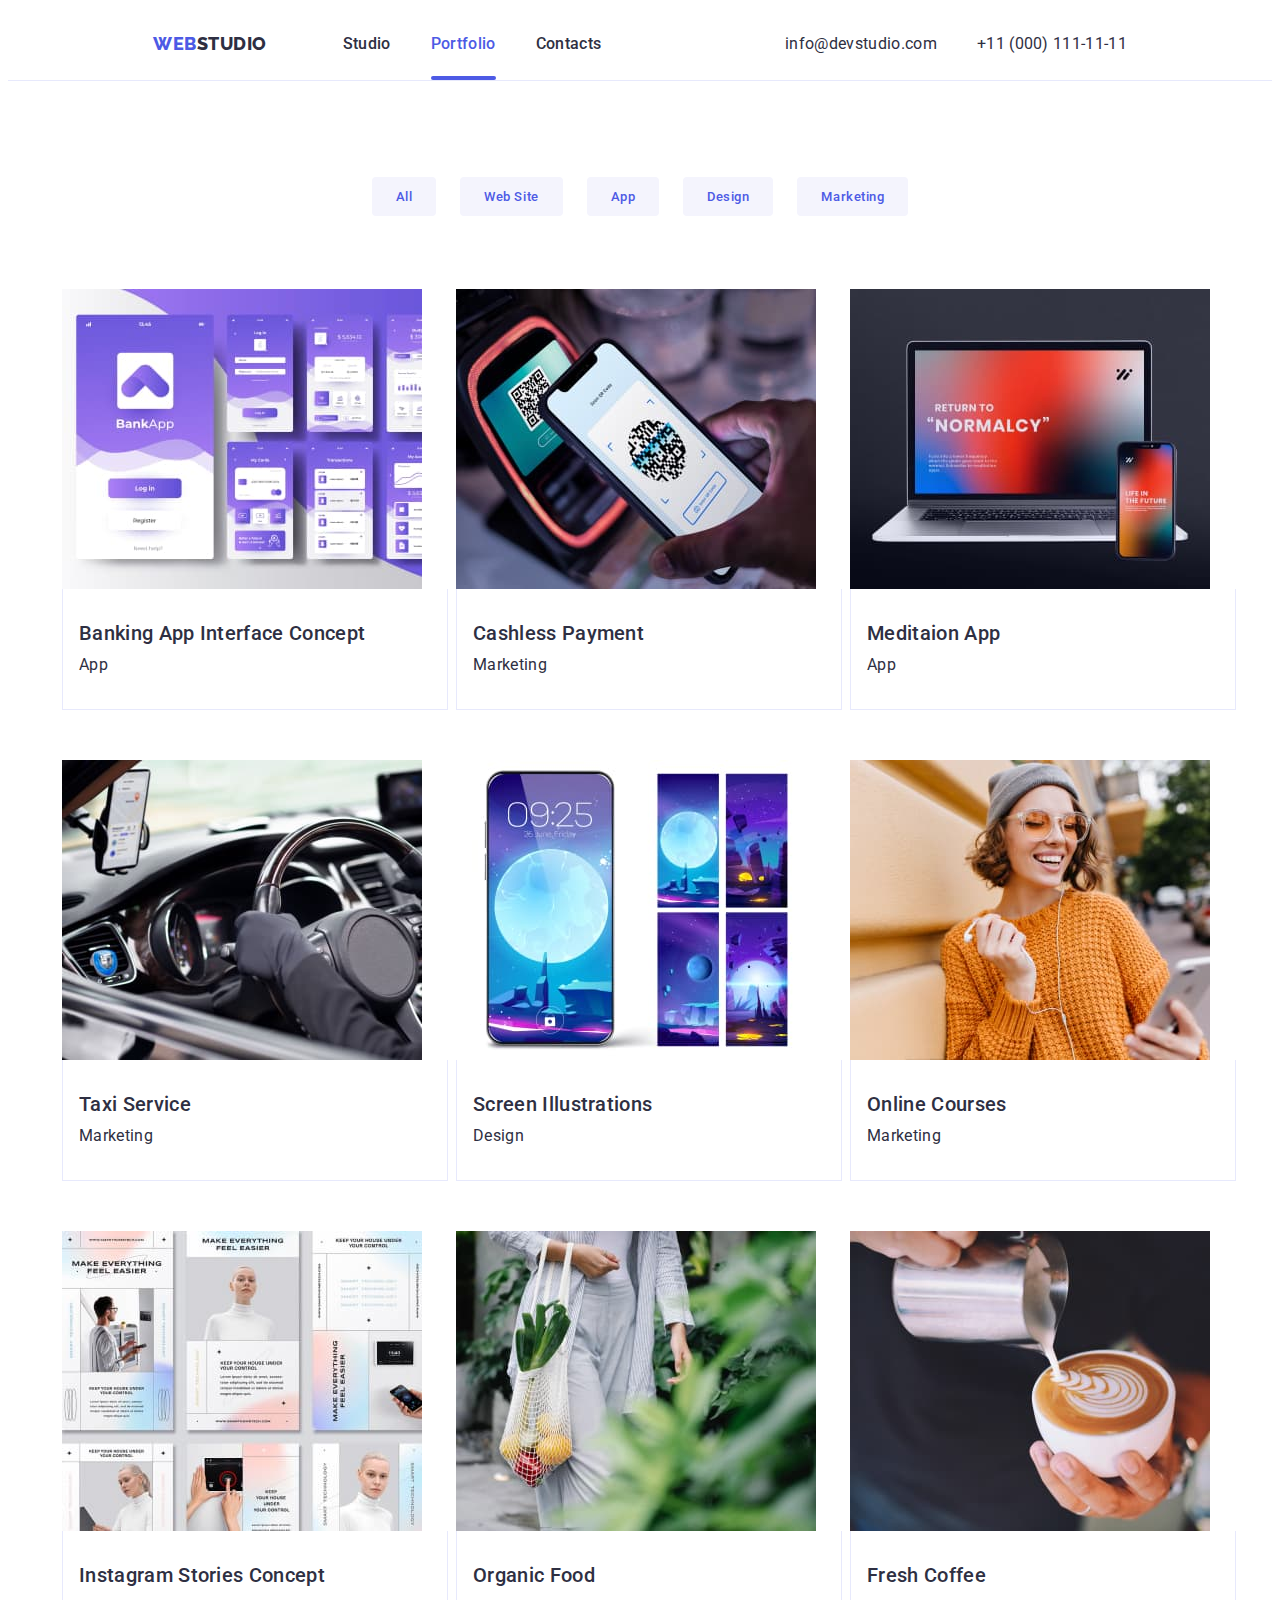
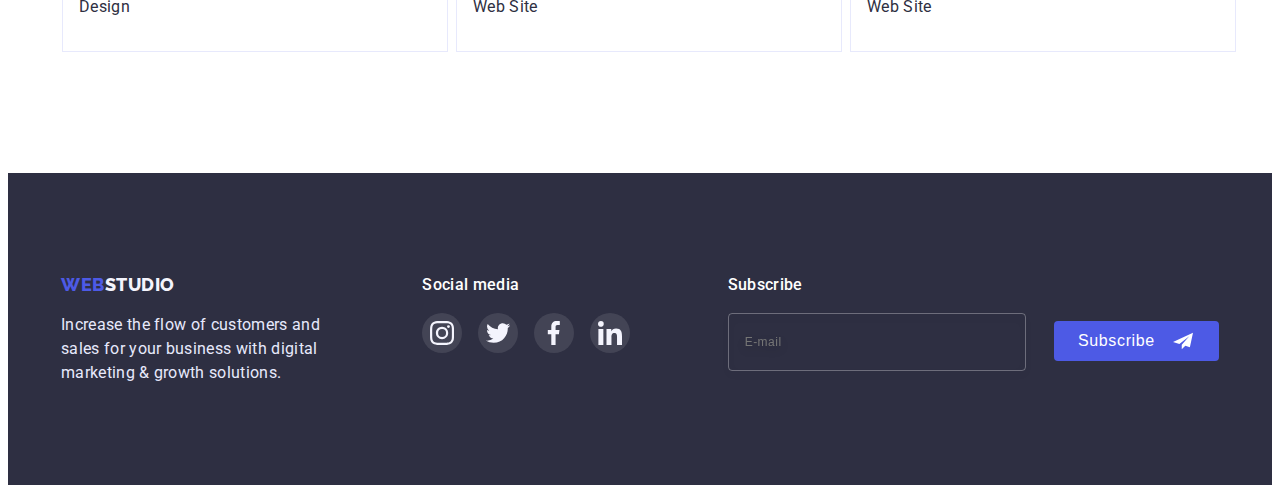
<file: portfolio.html>
<!DOCTYPE html>
<html lang="en">
  <head>
    <meta charset="UTF-8" />
    <meta http-equiv="X-UA-Compatible" content="IE=edge" />
    <meta name="viewport" content="width=device-width, initial-scale=1.0" />
    <title>Document</title>
    <link rel="preconnect" href="https://fonts.googleapis.com" />
    <link rel="preconnect" href="https://fonts.gstatic.com" crossorigin />
    <link rel="preconnect" href="https://fonts.googleapis.com" />
    <link rel="preconnect" href="https://fonts.gstatic.com" crossorigin />
    <link
      href="https://fonts.googleapis.com/css2?family=Raleway:wght@800&family=Roboto:wght@400;500;700;900&display=swap"
      rel="stylesheet"
    />
    <link
      rel="stylesheet"
      href="https://cdnjs.cloudflare.com/ajax/libs/modern-normalize/1.1.0/modern-normalize.min.css"
      integrity="sha512-wpPYUAdjBVSE4KJnH1VR1HeZfpl1ub8YT/NKx4PuQ5NmX2tKuGu6U/JRp5y+Y8XG2tV+wKQpNHVUX03MfMFn9Q=="
      crossorigin="anonymous"
      referrerpolicy="no-referrer"
    />
    <link
      rel="stylesheet"
      href="https://cdnjs.cloudflare.com/ajax/libs/animate.css/4.1.1/animate.min.css"
    />
    <link rel="stylesheet" href="./css/styles.css" />
  </head>
  <body>
    <header class="header section">
      <div class="container nav-main">
        <!--navigation in header-->
        <nav class="header-navigation nav">
          <a href="./index.html" class="logo"
            ><span class="logo-first-part">Web</span
            ><span class="logo-second-part-header">Studio</span></a
          >
          <ul class="header-site-navigation-list list">
            <li class="header-site-navigation-item">
              <a href="./index.html" class="header-site-navigation-link link"
                >Studio</a
              >
            </li>
            <li class="header-site-navigation-item">
              <a
                href="./portfolio.html"
                class="header-site-navigation-link current link"
                >Portfolio</a
              >
            </li>
            <li class="header-site-navigation-item">
              <a href="" class="header-site-navigation-link link">Contacts</a>
            </li>
          </ul>
        </nav>

        <address>
          <ul class="header-address-navigation-list list">
            <li class="header-address-navigation-item">
              <a
                href="mailto:info@devstudio.com"
                class="header-address-navigation-link link"
                >info@devstudio.com</a
              >
            </li>
            <li class="header-address-navigation-item">
              <a
                href="tel:+110001111111"
                class="header-address-navigation-link link"
                >+11 (000) 111-11-11</a
              >
            </li>
          </ul>
        </address>
      </div>
    </header>

    <!--Main part-->
    <main>
      <section class="portfolio section">
        <div class="container">
          <!--Временный заголовок-->
          <h1 class="hidden">Portfolio navigation</h1>

          <ul class="portfolio-navigation-list list">
            <li class="portfolio-navigation-item">
              <button type="button" class="portfolio-button">All</button>
            </li>
            <li class="portfolio-navigation-item">
              <button type="button" class="portfolio-button">Web Site</button>
            </li>
            <li class="portfolio-navigation-item">
              <button type="button" class="portfolio-button">App</button>
            </li>
            <li class="portfolio-navigation-item">
              <button type="button" class="portfolio-button">Design</button>
            </li>
            <li class="portfolio-navigation-item">
              <button type="button" class="portfolio-button">Marketing</button>
            </li>
          </ul>

          <ul class="portfolio-list list">
            <li class="portfolio-item">
              <a href="" class="portfolio-item-link link">
                <div class="portfolio-item-div">
                  <img
                    src="./images/imgcard1.jpg"
                    alt="Banking App Interface Concept"
                    width="360"
                    height="300"
                    class="portfolio-item-photo"
                  />
                  <div class="portfolio-item-animation">
                    <p class="portfolio-item-animation-text">
                      14 Stylish and User-Friendly App Design Concepts · Task
                      Manager App · Calorie Tracker App · Exotic Fruit Ecommerce
                      App · Cloud Storage App
                    </p>
                  </div>
                </div>
                <div class="portfolio-item-text">
                  <h2 class="portfolio-item-title caption">
                    Banking App Interface Concept
                  </h2>
                  <p class="portfolio-item-area">App</p>
                </div>
              </a>
            </li>
            <li class="portfolio-item">
              <a href="" class="portfolio-item-link link">
                <div class="portfolio-item-div">
                  <img
                    src="./images/imgcard2.jpg"
                    alt="Cashless Payment"
                    width="360"
                    height="300"
                    class="portfolio-item-photo"
                  />
                  <div class="portfolio-item-animation">
                    <p class="portfolio-item-animation-text">
                      14 Stylish and User-Friendly App Design Concepts · Task
                      Manager App · Calorie Tracker App · Exotic Fruit Ecommerce
                      App · Cloud Storage App
                    </p>
                  </div>
                </div>
                <div class="portfolio-item-text">
                  <h2 class="portfolio-item-title caption">Cashless Payment</h2>
                  <p class="portfolio-item-area">Marketing</p>
                </div>
              </a>
            </li>
            <li class="portfolio-item">
              <a href="" class="portfolio-item-link link">
                <div class="portfolio-item-div">
                  <img
                    src="./images/imgcard3.jpg"
                    alt="Meditaion App"
                    width="360"
                    height="300"
                    class="portfolio-item-photo"
                  />
                  <div class="portfolio-item-animation">
                    <p class="portfolio-item-animation-text">
                      14 Stylish and User-Friendly App Design Concepts · Task
                      Manager App · Calorie Tracker App · Exotic Fruit Ecommerce
                      App · Cloud Storage App
                    </p>
                  </div>
                </div>
                <div class="portfolio-item-text">
                  <h2 class="portfolio-item-title caption">Meditaion App</h2>
                  <p class="portfolio-item-area">App</p>
                </div>
              </a>
            </li>
            <li class="portfolio-item">
              <a href="" class="portfolio-item-link link">
                <div class="portfolio-item-div">
                  <img
                    src="./images/imgcard4.jpg"
                    alt="Taxi Service"
                    width="360"
                    height="300"
                    class="portfolio-item-photo"
                  />
                  <div class="portfolio-item-animation">
                    <p class="portfolio-item-animation-text">
                      14 Stylish and User-Friendly App Design Concepts · Task
                      Manager App · Calorie Tracker App · Exotic Fruit Ecommerce
                      App · Cloud Storage App
                    </p>
                  </div>
                </div>
                <div class="portfolio-item-text">
                  <h2 class="portfolio-item-title caption">Taxi Service</h2>
                  <p class="portfolio-item-area">Marketing</p>
                </div>
              </a>
            </li>
            <li class="portfolio-item">
              <a href="" class="portfolio-item-link link">
                <div class="portfolio-item-div">
                  <img
                    src="./images/imgcard5.jpg"
                    alt="Screen Illustrations"
                    width="360"
                    height="300"
                    class="portfolio-item-photo"
                  />
                  <div class="portfolio-item-animation">
                    <p class="portfolio-item-animation-text">
                      14 Stylish and User-Friendly App Design Concepts · Task
                      Manager App · Calorie Tracker App · Exotic Fruit Ecommerce
                      App · Cloud Storage App
                    </p>
                  </div>
                </div>
                <div class="portfolio-item-text">
                  <h2 class="portfolio-item-title caption">
                    Screen Illustrations
                  </h2>
                  <p class="portfolio-item-area">Design</p>
                </div>
              </a>
            </li>
            <li class="portfolio-item">
              <a href="" class="portfolio-item-link link">
                <div class="portfolio-item-div">
                  <img
                    src="./images/imgcard6.jpg"
                    alt="Online Courses"
                    width="360"
                    height="300"
                    class="portfolio-item-photo"
                  />
                  <div class="portfolio-item-animation">
                    <p class="portfolio-item-animation-text">
                      14 Stylish and User-Friendly App Design Concepts · Task
                      Manager App · Calorie Tracker App · Exotic Fruit Ecommerce
                      App · Cloud Storage App
                    </p>
                  </div>
                </div>
                <div class="portfolio-item-text">
                  <h2 class="portfolio-item-title caption">Online Courses</h2>
                  <p class="portfolio-item-area">Marketing</p>
                </div>
              </a>
            </li>
            <li class="portfolio-item">
              <a href="" class="portfolio-item-link link">
                <div class="portfolio-item-div">
                  <img
                    src="./images/imgcard7.jpg"
                    alt="Instagram Stories Concept"
                    width="360"
                    height="300"
                    class="portfolio-item-photo"
                  />
                  <div class="portfolio-item-animation">
                    <p class="portfolio-item-animation-text">
                      14 Stylish and User-Friendly App Design Concepts · Task
                      Manager App · Calorie Tracker App · Exotic Fruit Ecommerce
                      App · Cloud Storage App
                    </p>
                  </div>
                </div>
                <div class="portfolio-item-text">
                  <h2 class="portfolio-item-title caption">
                    Instagram Stories Concept
                  </h2>
                  <p class="portfolio-item-area">Design</p>
                </div>
              </a>
            </li>
            <li class="portfolio-item">
              <a href="" class="portfolio-item-link link">
                <div class="portfolio-item-div">
                  <img
                    src="./images/imgcard8.jpg"
                    alt="Organic Food"
                    width="360"
                    height="300"
                    class="portfolio-item-photo"
                  />
                  <div class="portfolio-item-animation">
                    <p class="portfolio-item-animation-text">
                      14 Stylish and User-Friendly App Design Concepts · Task
                      Manager App · Calorie Tracker App · Exotic Fruit Ecommerce
                      App · Cloud Storage App
                    </p>
                  </div>
                </div>
                <div class="portfolio-item-text">
                  <h2 class="portfolio-item-title caption">Organic Food</h2>
                  <p class="portfolio-item-area">Web Site</p>
                </div>
              </a>
            </li>
            <li class="portfolio-item">
              <a href="" class="portfolio-item-link link">
                <div class="portfolio-item-div">
                  <img
                    src="./images/imgcard9.jpg"
                    alt="Fresh Coffee"
                    width="360"
                    height="300"
                    class="portfolio-item-photo"
                  />
                  <div class="portfolio-item-animation">
                    <p class="portfolio-item-animation-text">
                      14 Stylish and User-Friendly App Design Concepts · Task
                      Manager App · Calorie Tracker App · Exotic Fruit Ecommerce
                      App · Cloud Storage App
                    </p>
                  </div>
                </div>
                <div class="portfolio-item-text">
                  <h2 class="portfolio-item-title caption">Fresh Coffee</h2>
                  <p class="portfolio-item-area">Web Site</p>
                </div>
              </a>
            </li>
          </ul>
        </div>
      </section>
    </main>

    <footer class="footer section">
      <div class="container footer-cont">
        <div class="footer-container">
          <a href="./index.html" class="logo logo-footer"
            ><span class="logo-first-part">Web</span
            ><span class="logo-second-part-footer">Studio</span></a
          >
          <p class="footer-text">
            Increase the flow of customers and sales for your business with
            digital marketing & growth solutions.
          </p>
        </div>
        <div class="footer-media">
          <h3 class="footer-media-title">Social media</h3>
          <ul class="footer-list list">
            <li class="footer-item instagram">
              <a
                href=""
                class="footer-link link"
                target="_blank"
                rel="noopener noreferrer"
              >
                <svg class="footer-icon" width="24" height="24">
                  <use href="./images/icons.svg#icon-instagram"></use>
                </svg>
              </a>
            </li>
            <li class="footer-item twitter">
              <a
                href=""
                class="footer-link link"
                target="_blank"
                rel="noopener noreferrer"
                ><svg class="footer-icon" width="24" height="24">
                  <use href="./images/icons.svg#icon-twitter"></use></svg
              ></a>
            </li>
            <li class="footer-item facebook">
              <a
                href=""
                class="footer-link link"
                target="_blank"
                rel="noopener noreferrer"
                ><svg class="footer-icon" width="24" height="24">
                  <use href="./images/icons.svg#icon-facebook"></use></svg
              ></a>
            </li>
            <li class="footer-item linkedin">
              <a
                href=""
                class="footer-link link"
                target="_blank"
                rel="noopener noreferrer"
                ><svg class="footer-icon" width="24" height="24">
                  <use href="./images/icons.svg#icon-linkedin"></use></svg
              ></a>
            </li>
          </ul>
        </div>
        <div class="footer-form">
          <h3 class="footer-media-title">Subscribe</h3>
          <form class="email" action="send">
            <input
              type="email"
              name="footer-email"
              id="footer-email"
              class="footer-input"
              placeholder="E-mail"
            />
            <button type="button" class="form-button">
              <span class="form-button-area">
                <span class="button-area-text">Subscribe</span>
                <svg class="icon-send" width="24" height="20">
                  <use href="./images/icons.svg#icon-send"></use>
                </svg>
              </span>
            </button>
          </form>
        </div>
      </div>
    </footer>
  </body>
</html>
</file>
<file: css/styles.css>
/*html{
    box-sizing: border-box;
}
*,
*::before,
*::after{
    box-sizing:inherit;
}*/


:root{
    --primary-text-color:#434455;
    --title-text-color: #2E2F42;
    --accent-color: #4D5AE5;
    --portfolio-button-bg-color:#F4F4FD;
    --portfolio-button-bg-accent-color:#404BBF;
    --main-bg-color:#ffffff;
    --footer-text-portfolio-button-border: #E7E9FC;
    --footer-green:#31D0AA;
    --main-icon-color: #8E8F99;
    --function-for-hover: cubic-bezier(0.4, 0, 0.2, 1);

}

body{
    background-color:var(--main-bg-color);
    color: var(--primary-text-color);
    font-family: 'Roboto', sans-serif;
    font-weight: 400;
    font-size: 16px;
    line-height: 1.5;
    letter-spacing: 0.02em;
   /*padding-top:72px*/
}
 
p,
h1,
h2,
h3,
h4,
h5,
h6 {
    margin: 0;
}

ul{
    margin: 0;
    padding: 0;
}
img{
    display: block;
    margin: 0;
    padding: 0;
    max-width: 100%;
    height: auto;
}

.container{
    width: 1158px;
    /*1128+15*2*/
    padding-left: 15px;
    padding-right: 15px;
    margin: 0 auto;

   /* outline: 1px solid tomato;*/
}
.section{
    padding-top: 120px;
    padding-bottom: 120px;
}
.list{
    list-style: none;
    padding: 0;
}

.logo {
    display: block;
    padding: 24px 0;
    margin-right: 76px;
    font-family: 'Raleway', sans-serif;
    font-weight: 800;
    font-size: 18px;
    line-height: 1.33;
    text-transform: uppercase;
    letter-spacing: 0.03em;

    transition: color 250ms var(--function-for-hover);
}
.logo-first-part{
    color: var(--accent-color);  
}
.logo-second-part-header{
    color: var(--title-text-color);
}
.logo-second-part-footer{
    color: var(--portfolio-button-bg-color);
}

.caption,
.link{
    color:var(--title-text-color)

}

.header-site-navigation-link:hover,
.header-address-navigation-link:hover,
.logo:hover,
.header-site-navigation-link:focus,
.header-address-navigation-link:focus,
.logo:focus
{
    color: var(--accent-color);
}


        /*настройки кнопок*/
.button{
    min-width: 169px;
    height: 56px;
    display: inline-block;
    border-radius: 4px;
    border: 1px solid var(--accent-color);
    box-shadow: 0px 4px 4px rgba(0, 0, 0, 0.15);
    /*padding: 16px 32px;*/

    background-color: var(--accent-color);
    color: var(--main-bg-color);
    font-family: inherit;
    font-weight: 500;
    align-items: center;
    letter-spacing: 0.04em;
    cursor: pointer;

    transition-property: background-color;
    transition-duration: 250ms;
    transition-timing-function: var(--function-for-hover);
}

.button:hover,
.button:focus {
    background-color: var(--portfolio-button-bg-accent-color);
}

.current {
    color: var(--accent-color);
    position: relative;
}
.current::after{
    content: "";
    display:inline-block;
    position: absolute;
    bottom: 0;
    left: 0;
    width: 100%;
    height: 4px;
    background-color: var(--accent-color);
    border-radius: 2px;
}

.link,
.button,
.logo,
.portfolio-button {
    text-decoration: none;
}


        /*header*/
.header{
    /*position: fixed;
    top: 0;
    left: 0;*/
    width: 100%;
    min-height: 72px;
    padding-top: 0;
    padding-bottom: 0;
    border-bottom: 1px solid var(--footer-text-portfolio-button-border);
}               
.nav-main{
    display: flex;
    justify-content: space-around;
}
.nav{
    display: flex;
}
.header-site-navigation-list{
    display: flex;
}
.header-site-navigation-item {
    font-weight: 500;
}
.header-site-navigation-item:not(:last-child){
    margin-right: 40px;
}
.header-site-navigation-link{
    display: block;
    padding: 24px 0;

    transition: color 250ms var(--function-for-hover);
}

.header-address-navigation-list{
    display: flex;
}
.header-address-navigation-item:not(:last-child) {
    margin-right: 40px;
}
.header-address-navigation-item {
    font-style: normal;
}
.header-address-navigation-link{
    display: block;
    padding: 24px 0;
    
    transition: color 250ms var(--function-for-hover);
}

        /*hero*/
.hero{
    max-width: 1440px;
    height: 600px;
    margin: 0 auto;
    background-image: linear-gradient(rgba(46, 47, 66, 0.7), rgba(46, 47, 66, 0.7)),
        url(../images/office-hero-img.jpg);
    background-repeat: no-repeat;
    background-position: center;
    background-size: cover;
    padding-top: 188px;
    padding-bottom: 188px;
    background-color: var(--title-text-color);
    text-align: center;    
}

.hero-title{
    max-width: 494px;
    width: 100%;
    height: auto;
    margin-left: auto;
    margin-right: auto;
    margin-bottom: 48px;
    color: var(--main-bg-color);
    font-size: 56px;
    line-height: 1.07;
}


        /*skills*/
.skills-list{
    display: flex;
}
.skills-item:not(:last-child){
    margin-right: 24px;
}
.skills-item-title{
    margin-bottom: 8px;
    font-weight: 500;
    font-size: 20px;
    line-height: 1.2;
}
.skills-item{
    display: block;
    width: 264px;
}
.skills-icon{
    display: flex;
    height: 112px;
    background-color: var(--portfolio-button-bg-color);
    border-radius: 4px;
    justify-content: center;
    align-items: center;
    margin-bottom: 8px;
}
.skills-icon-symbol{
    width: 64px;
    height: 64px;
}



        /*examples*/
.examples{
    padding-top: 0;
}
.examples-list{
    display: flex;
}
.examples-item:not(:last-child) {
    margin-right: 24px;
}
.examples-title{
    margin-bottom: 72px;
    font-size: 36px;
    line-height: 1.11;
    text-align: center;
    text-transform: capitalize;
}


        /*team*/
.team {
    background-color: var(--portfolio-button-bg-color);
}
.team-title{
    margin-bottom: 72px;
    font-size: 36px;
    line-height: 1.11;
    text-align: center;
    text-transform: capitalize;
}
.team-list{
    display: flex;
    
}
.team-item{
    width: calc((100% - 72px) / 4);
    margin-right: 24px;
    display: flex;
    flex-direction: column;
    justify-content: center;
    align-items: center;    
    background-color: var(--main-bg-color);
    box-shadow: 0px 1px 6px rgba(46, 47, 66, 0.08), 0px 1px 1px rgba(46, 47, 66, 0.16), 0px 2px 1px rgba(46, 47, 66, 0.08);
    border-radius: 0px 0px 4px 4px;
}
.team-item:nth-last-child(1) {
    margin-right: 0;
}

.team-name{
    display: flex;
    flex-direction: column;
    justify-content: center;
    align-items: center;
    width: 100%;
    padding: 32px 16px;
}

.team-item-name,
.team-item-speciality{
    margin-bottom: 8px;
}

.team-icon-list{
    display: flex;
    gap: 24px;
}
.team-icon{
    width: 40px;
    height: 40px;
    background-color: var(--accent-color);
    border-radius: 50%;

    transition: background-color 250ms var(--function-for-hover);
}
.team-icon-link{
    display: flex;
    width: 100%;
    height: 100%;
    padding: 0;
    border: none;
    border-radius: 50%;
    justify-content: center;
    align-items: center;
}

.team-icon-link:hover,
.team-icon-link:focus{
    background-color: var(--portfolio-button-bg-accent-color);
    cursor: pointer;
}



        /*customers*/
.customers{
    padding-top: 130px;
}
.customers-title{
    margin-bottom: 72px;
    font-weight: 700;
    font-size: 36px;
    line-height: 1.11;
    text-align: center;
    text-transform: capitalize;    
    color: var(--title-text-color);
}
.customers-list {
    display: flex;
    gap: 24px;
}
.customers-item {
    width: calc((100% - 120px) / 6);
    height: 88px;
}
.customers-link{
    display:flex;
    width: 100%;
    height: 100%;
    padding: 0;
    justify-content: center;
    align-items: center;
    border: 1px solid var(--main-icon-color);
    border-radius: 5%;
    color: var(--main-icon-color);

    transition: background-color 250ms var(--function-for-hover),
            color 250ms var(--function-for-hover);
}
.customers-link:hover,
.customers-link:focus{
    border-color: var(--portfolio-button-bg-accent-color);
    color: var(--portfolio-button-bg-accent-color);
}
.customers-icon {
    fill: currentColor;
}


        /*footer*/
.footer {
    padding-top: 100px;
    padding-bottom: 100px;
    background-color: var(--title-text-color);
}
.logo-footer{
    padding-top: 0;
    padding-bottom: 0;
}
.footer-text{
    margin-top: 16px;
    color: var(--footer-text-portfolio-button-border);
}
.footer-cont{
    display: flex;
    justify-content: space-between;
}
.footer-container{
    padding: 0;
    margin: 0;
    width: 264px;
}
.footer-media-title{
    font-weight: 500;
    font-size: 16px;
    line-height: 1.5;
    letter-spacing: 0.02em;
    color: var(--main-bg-color);
    margin-bottom: 16px;
}
.footer-list{
    display: flex;
    gap: 16px;
}
.footer-item{
    display: inline-block;
    width: 40px;
    height: 40px;
    background-color: rgba(255, 255, 255, 0.1);;
    border-radius: 50%;
    background-repeat: no-repeat;
    background-size:24px;
    background-position: center;

    transition-property: background-color;
    transition-duration: 250ms;
    transition-timing-function: var(--function-for-hover);
}
.footer-link {
    display: flex;
    width: 100%;
    height: 100%;
    padding: 0;
    border: none;
    border-radius: 50%;
    justify-content: center;
    align-items: center;
}

.footer-link:hover,
.footer-link:focus {
    background-color:var(--footer-green);
    cursor: pointer;
}
.footer-input {
    display: inline-block;
    width: 264px;
    height: 40px;
    padding: 8px 16px;
    font-size: 12px;
    line-height: 2;
    letter-spacing: 0.04em;
    color: rgba(255, 255, 255, 0.6);
    border: 1px solid rgba(255, 255, 255, 0.3);
    filter:drop-shadow(0px 4px 4px rgba(0, 0, 0, 0.15));
    border-radius: 4px;
    background-color: transparent;
    margin-right: 24px;
    outline: transparent;
    transition: border-color 250ms var(--function-for-hover);
}
.footer-input:focus {
     border-color: var(--accent-color);
 }

.form-button {
    display: inline-block;
    width: 165px;
    height: 40px;
    padding: 8px 24px;
    background:var(--accent-color);
    border-radius: 4px;
    border: none;
    cursor: pointer;
    transition: background-color 250ms var(--function-for-hover);
}
.form-button:hover,
.form-button:focus{
    background-color: var(--portfolio-button-bg-accent-color);
}
.form-button-area {
    display: flex;
    justify-content: space-between;
    align-items: center;
}
.button-area-text {
    color: var(--main-bg-color);
    font-weight: 500;
    font-size: 16px;
    line-height: 1.5;
    letter-spacing: 0.04em;
}


        /*portfolio*/
.portfolio {
    padding-top: 96px;
}
.portfolio-navigation-list {
    display: flex;
    justify-content: center;
    margin-bottom: 72px;
}
.portfolio-navigation-item:not(:last-child) {
    margin-right: 24px;
}
.portfolio-button {
    display: inline-block;
    border-radius: 4px;
    padding: 12px 24px;
    border: 1px solid var(--footer-text);
    background-color: var(--portfolio-button-bg-color);
    color: var(--accent-color);
    font-family: inherit;
    font-weight: 500;
    display: flex;
    align-items: center;
    text-align: center;
    letter-spacing: 0.04em;
    cursor: pointer;

    transition: background-color 250ms var(--function-for-hover), 
        color 250ms var(--function-for-hover),
        box-shadow 250ms var(--function-for-hover);
}
.portfolio-button:hover,
.portfolio-button:focus {
    background-color: var(--portfolio-button-bg-accent-color);
    color: var(--main-bg-color);
    box-shadow: 0px 4px 4px rgba(0, 0, 0, 0.15);
}

.portfolio-list{
    display: flex;
    flex-wrap: wrap;
    row-gap: 48px;
    /*column-gap: 21px;*/
}
.portfolio-item{
    flex-basis: calc((100% - (2 * 24px)) / 3);
    /*width: 360px;*/
    margin-right: auto;
    display: flex;
    flex-direction: column;
    background: var(--main-bg-color);
}

.portfolio-item:nth-child(3n){
    margin-right: 0;
}
.portfolio-item-link {
    display: block;
    border: 0.5px solid transparent;
    box-shadow: 0px 1px 6px transparent,
            0px 1px 1px transparent,
            0px 2px 1px transparent;
    transition: border 250ms var(--function-for-hover),
            box-shadow 250ms var(--function-for-hover);
}
.portfolio-item-link:hover {
    border: 0.5px solid var(--portfolio-button-bg-color);
    box-shadow: 0px 1px 6px rgba(46, 47, 66, 0.08),
        0px 1px 1px rgba(46, 47, 66, 0.16),
        0px 2px 1px rgba(46, 47, 66, 0.08);
}
.portfolio-item-div{
    position: relative;
    overflow: hidden; /*все, что не входит в зону блока скрывается визуально*/
}
.portfolio-item-animation{
    position: absolute;
    left: 0;
    top: 100%;
    width: 100%;
    height: 100%;
    padding: 40px 32px;

    transition: background-color 250ms var(--function-for-hover),
            color 250ms var(--function-for-hover),
            transform 250ms var(--function-for-hover);
}

.portfolio-item-animation-text{
    color: var(--portfolio-button-bg-color);
}
.portfolio-item-link:hover .portfolio-item-animation{
    background-color: var(--accent-color);
    color: var(--portfolio-button-bg-color);
    transform: translateY(-100%); /*двигаемся по оси у вверх*/
}
.portfolio-item-text{ 
    display: flex;  
    flex-direction: column;
    width: 100%;
    padding: 32px 0 32px 16px;
    background-color: var(--main-bg-color);
    border-right: 1px solid var(--footer-text-portfolio-button-border);
    border-left: 1px solid var(--footer-text-portfolio-button-border);
    border-bottom: 1px solid var(--footer-text-portfolio-button-border);
    z-index: 2;
}
.portfolio-item-title {
    margin-bottom: 8px;
    font-weight: 500;
    font-size: 20px;
    line-height: 1.2;
}

.hidden {
    position: absolute;
    width: 1px;
    height: 1px;
    margin: -1px;
    border: 0;
    padding: 0;
    white-space: nowrap;
    clip-path: inset(100%);
    clip: rect(0 0 0 0);
    overflow: hidden;
}

.backdrop{
    position: fixed;
    top: 0;
    left: 0;
    width: 100%;
    height: 100%;
    background-color: rgba(46, 47, 66, 0.4);
    opacity: 1;
    transition: opacity 250ms var(--function-for-hover),
    visibility 250ms var(--function-for-hover);
}
.backdrop.is-hidden{
    visibility:hidden;
    opacity: 0;
    pointer-events: none;
}
.backdrop.is-hidden .modal{
    transform: translate(-50%, -50%) scale(0.1);
}
.modal{
    position: absolute;
    top: 50%;
    left: 50%;
    width: 408px;
    background:#FCFCFC;
    box-shadow: 0px 1px 1px rgba(0, 0, 0, 0.14), 0px 1px 3px rgba(0, 0, 0, 0.12), 0px 2px 1px rgba(0, 0, 0, 0.2);
    border-radius: 4px;
    padding: 0 24px;
    transform: translate(-50%, -50%) scale(1);
    transition: transform 250ms var(--function-for-hover);
}
.modal-close{
    position: absolute;
    top:24px;
    right: 24px;
    display: flex;
    width: 24px;
    height: 24px;
    background-color: var(--footer-text-portfolio-button-border);
    border: 1px solid rgba(0, 0, 0, 0.1);
    border-radius: 50%;
    justify-content: center;
    align-items: center;
    transition: fill 250ms var(--function-for-hover), 
    background-color 250ms var(--function-for-hover),
    border 250ms var(--function-for-hover);
}
.modal-close:hover,
.modal-close:focus {
    border: none;
    fill: var(--main-bg-color);
    background-color:var(--portfolio-button-bg-accent-color);
}
.modal-title {
    color: var(--title-text-color);
    font-weight: 500;
    font-size: 16px;
    line-height: 1.5;
    text-align: center;
    letter-spacing: 0.02em;
    margin-top: 72px;
    margin-bottom: 12px;
}
.modal-label {
    display:inline-block;
    margin-bottom:0;
    padding: 0;    
    font-size: 12px;
    line-height: 1.16;
        letter-spacing: 0.04em;
        color: #8E8F99;
}
.label-text {
    font-size: 12px;
    line-height: 1.16;
    letter-spacing: 0.04em;
    color: #8E8F99;
}
.form-div{
    margin-bottom: 0;
}
.form-div-feedback {
    margin-bottom: 12px;;
}
.modal-input {
    width: 100%;
    height: 40px;
    border: 1px solid rgba(33, 33, 33, 0.2);
    border-radius: 4px;
    background-color: transparent;
    font-weight: 400;
    font-size: 12px;
    line-height: 1.33;
    letter-spacing: 0.04em;
    padding: 8px 16px 8px 38px;
    outline: transparent;
    transition: border-color 250ms var(--function-for-hover);
}

.modal-input::placeholder {
    color: rgba(117, 117, 117, 0.5);
}

.modal-input:focus {
    border-color: var(--accent-color);
}

.modal-input:focus+.modal-icon {
    fill: var(--accent-color);
}

.input-field {
    position: relative;
}

.modal-icon {
    position: absolute;
    left: 16px;
    top: 50%;
    transform: translateY(-50%);
    transition: fill 250ms var(--function-for-hover);
}

.feedback {
    height: 120px;
    padding-left: 16px;
    resize: none;
    /*чтобы пользователь не изменял размер окна*/
}

.checkbox-label {
    display: flex;
    justify-content:flex-start;
    gap: 8px;
    padding: 0;
    margin-bottom: 24px;
}

.checkbox-icon {
    display: flex;
    align-items: center;
    justify-content: center;
    width: 16px;
    height: 16px;
    padding: 4px 3px;
    background-color: transparent;
    border: 1.25px solid var(--title-text-color);
    border-radius: 2px;
    fill:transparent;
    transition: background-color 250ms var(--function-for-hover),
    fill 250ms var(--function-for-hover),
    border 250ms var(--function-for-hover);
}

.checkbox:checked + .checkbox-label .checkbox-icon{
    background-color:var(--portfolio-button-bg-accent-color);
    fill: var(--portfolio-button-bg-color);
    border: none;
}
.checkbox-text {
    font-size: 12px;
    line-height: 1.33;
    letter-spacing: 0.01em;
    color: #757575;
}
.checkbox-link {
    color:var(--accent-color);
}

.modal-button {
    min-width: 169px;
    height: 56px;
    background-color: var(--accent-color);
    box-shadow: 0px 4px 4px rgba(0, 0, 0, 0.15);
    border-color: transparent;
    border-radius: 4px;
    padding: 16px 32px;
    text-align: center;
    display: block;
    margin: 0 auto 24px auto;
    transition: background-color 250ms var(--function-for-hover);
}
.modal-button:hover,
.modal-button:focus{
    background-color:var(--portfolio-button-bg-accent-color);
}
.modal-button-title {
    font-weight: 500;
    font-size: 16px;
    line-height: 1.5;
    text-align: center;
    letter-spacing: 0.01em;
    color: var(--main-bg-color);
}
</file>
